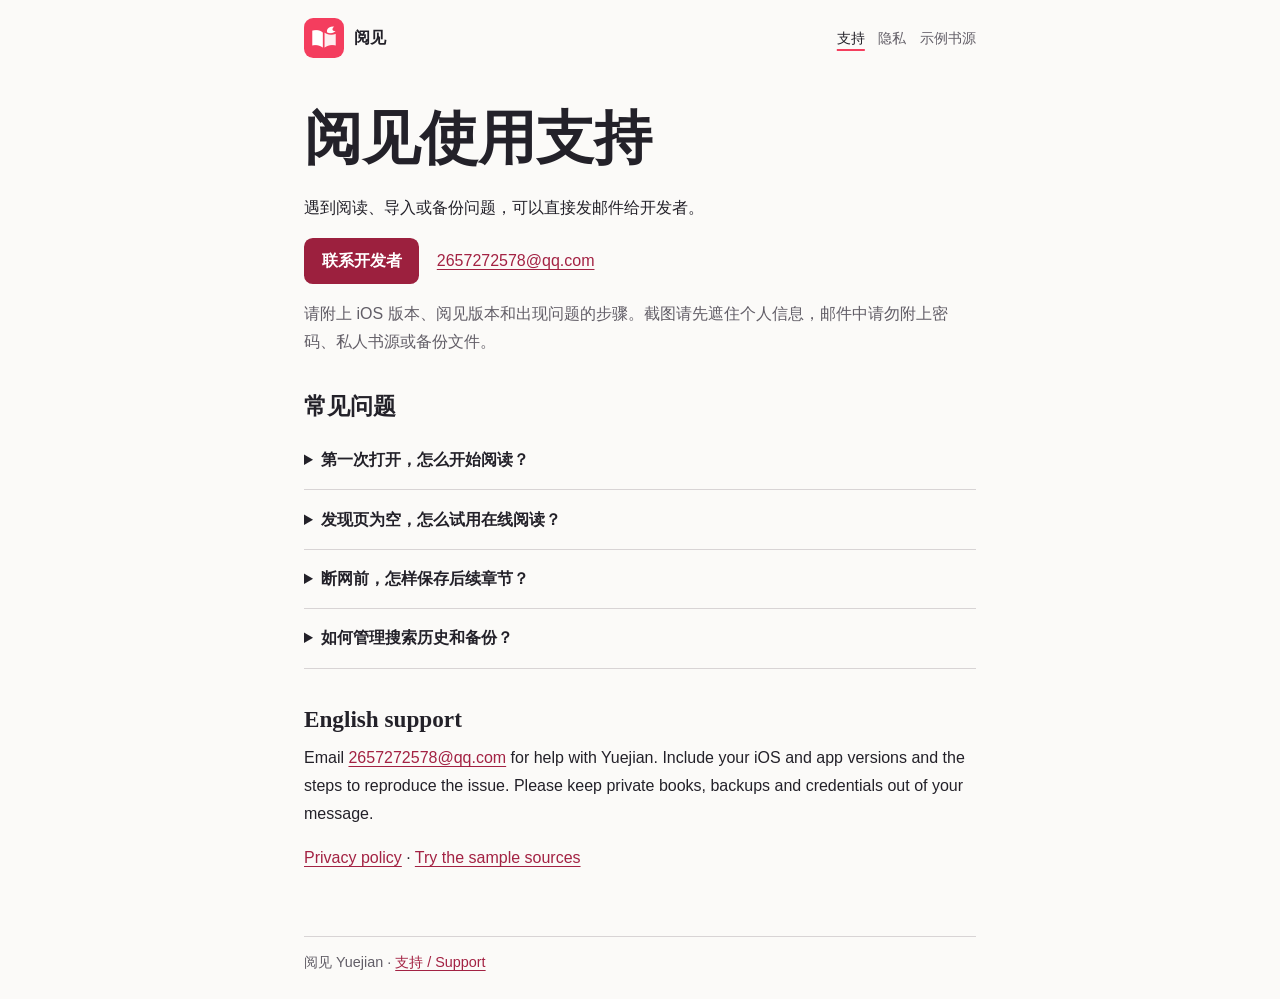
<file: index.html>
<!doctype html>
<html lang="zh-Hans">
<head>
<meta charset="utf-8">
<meta name="viewport" content="width=device-width, initial-scale=1">
<title>使用支持 / Support · 阅见 Yuejian</title>
<link rel="icon" href="icon.png">
<link rel="stylesheet" href="site.css">
</head>
<body>
<header><a class="brand" href="index.html"><img src="icon.png" alt="" width="40" height="40">阅见</a><nav aria-label="网站导航"><a href="index.html" aria-current="page">支持</a><a href="privacy.html">隐私</a><a href="review/index.html">示例书源</a></nav></header>
<main>
<h1>阅见使用支持</h1>
<p>遇到阅读、导入或备份问题，可以直接发邮件给开发者。</p>
<p class="actions"><a class="button" href="mailto:2657272578@qq.com">联系开发者</a><a href="mailto:2657272578@qq.com">2657272578@qq.com</a></p>
<p class="note">请附上 iOS 版本、阅见版本和出现问题的步骤。截图请先遮住个人信息，邮件中请勿附上密码、私人书源或备份文件。</p>
<h2>常见问题</h2>
<details><summary>第一次打开，怎么开始阅读？</summary><p>在书架点「添加示例文本，体验阅读」，或点「导入书籍」选择自己的 TXT 或无 DRM 的 EPUB 文件。</p></details>
<details><summary>发现页为空，怎么试用在线阅读？</summary><p>首次使用时书源列表为空。打开<a href="review/index.html">示例书源</a>，按页面步骤导入，再回到书架搜索《雨后渡口》。</p></details>
<details><summary>断网前，怎样保存后续章节？</summary><p>打开在线书籍，点正文中央，再点「更多 → 下载与缓存 → 下载未缓存章节」。保持 App 在前台，待下载完成后即可离线打开已保存的章节。</p></details>
<details><summary>如何管理搜索历史和备份？</summary><p>在书架的搜索页清除历史，在「我的 → 数据管理 → iCloud 备份」管理备份。有关数据保存和删除的说明见<a href="privacy.html">隐私政策</a>。</p></details>
<section lang="en"><h2>English support</h2><p>Email <a href="mailto:2657272578@qq.com">2657272578@qq.com</a> for help with Yuejian. Include your iOS and app versions and the steps to reproduce the issue. Please keep private books, backups and credentials out of your message.</p><p><a href="privacy.html#english">Privacy policy</a> · <a href="review/index.html#english">Try the sample sources</a></p></section>
</main>
<footer><p>阅见 Yuejian · <a href="index.html">支持 / Support</a></p></footer>
</body>
</html>
</file>
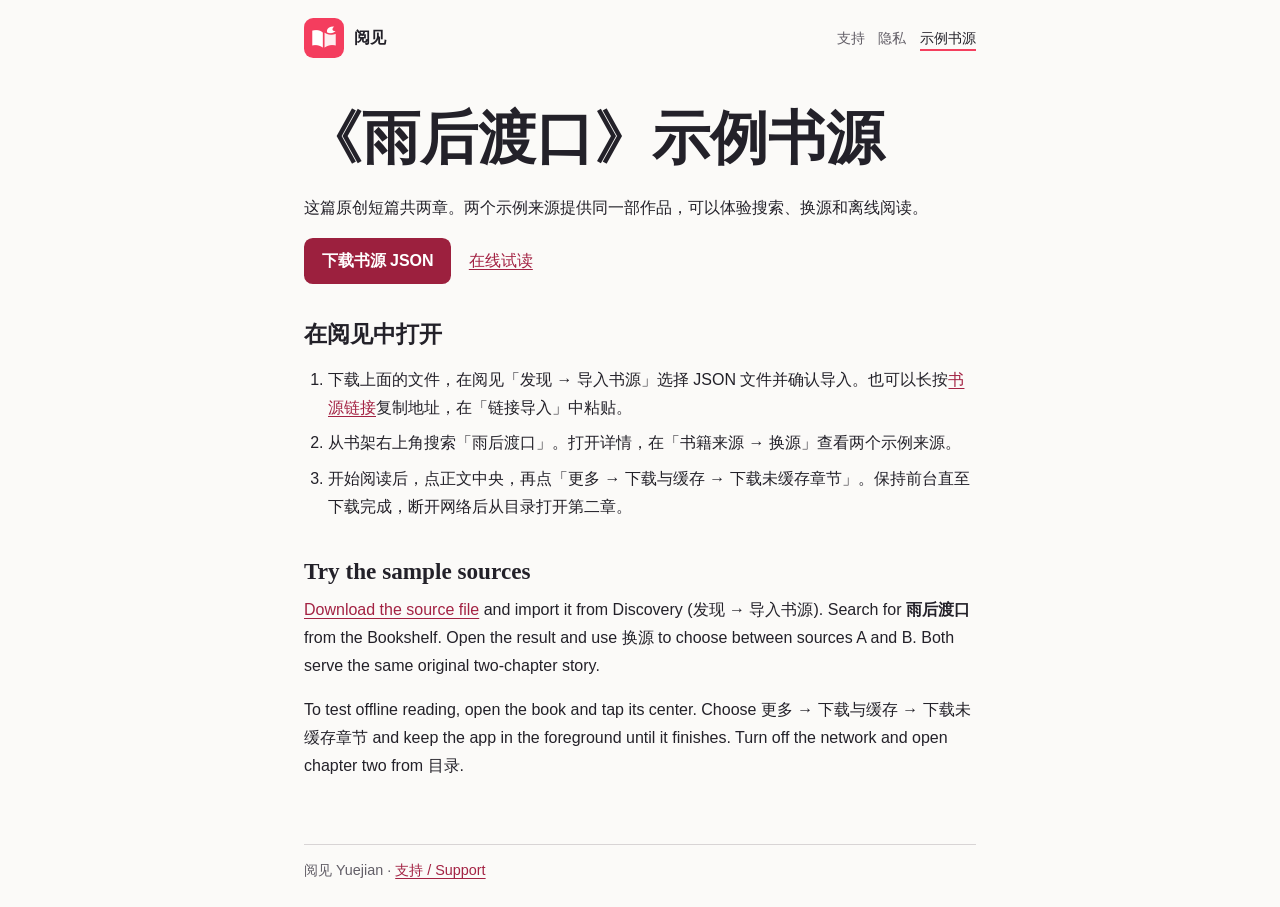
<file: review/index.html>
<!doctype html>
<html lang="zh-Hans">
<head>
<meta charset="utf-8">
<meta name="viewport" content="width=device-width, initial-scale=1">
<title>示例书源 / Sample sources · 阅见 Yuejian</title>
<link rel="icon" href="../icon.png">
<link rel="stylesheet" href="../site.css">
</head>
<body>
<header><a class="brand" href="../index.html"><img src="../icon.png" alt="" width="40" height="40">阅见</a><nav aria-label="网站导航"><a href="../index.html">支持</a><a href="../privacy.html">隐私</a><a href="../review/index.html" aria-current="page">示例书源</a></nav></header>
<main>
<h1>《雨后渡口》示例书源</h1>
<p>这篇原创短篇共两章。两个示例来源提供同一部作品，可以体验搜索、换源和离线阅读。</p>
<p class="actions"><a class="button" href="sources.json" download="sources.json">下载书源 JSON</a><a href="catalogue.html">在线试读</a></p>
<h2>在阅见中打开</h2>
<ol><li>下载上面的文件，在阅见「发现 → 导入书源」选择 JSON 文件并确认导入。也可以长按<a href="sources.json">书源链接</a>复制地址，在「链接导入」中粘贴。</li>
<li>从书架右上角搜索「雨后渡口」。打开详情，在「书籍来源 → 换源」查看两个示例来源。</li>
<li>开始阅读后，点正文中央，再点「更多 → 下载与缓存 → 下载未缓存章节」。保持前台直至下载完成，断开网络后从目录打开第二章。</li></ol>
<section id="english" lang="en"><h2>Try the sample sources</h2><p><a href="sources.json" download="sources.json">Download the source file</a> and import it from Discovery (发现 → 导入书源). Search for <strong lang="zh-Hans">雨后渡口</strong> from the Bookshelf. Open the result and use 换源 to choose between sources A and B. Both serve the same original two-chapter story.</p><p>To test offline reading, open the book and tap its center. Choose 更多 → 下载与缓存 → 下载未缓存章节 and keep the app in the foreground until it finishes. Turn off the network and open chapter two from 目录.</p></section>
</main>
<footer><p>阅见 Yuejian · <a href="../index.html">支持 / Support</a></p></footer>
</body>
</html>
</file>
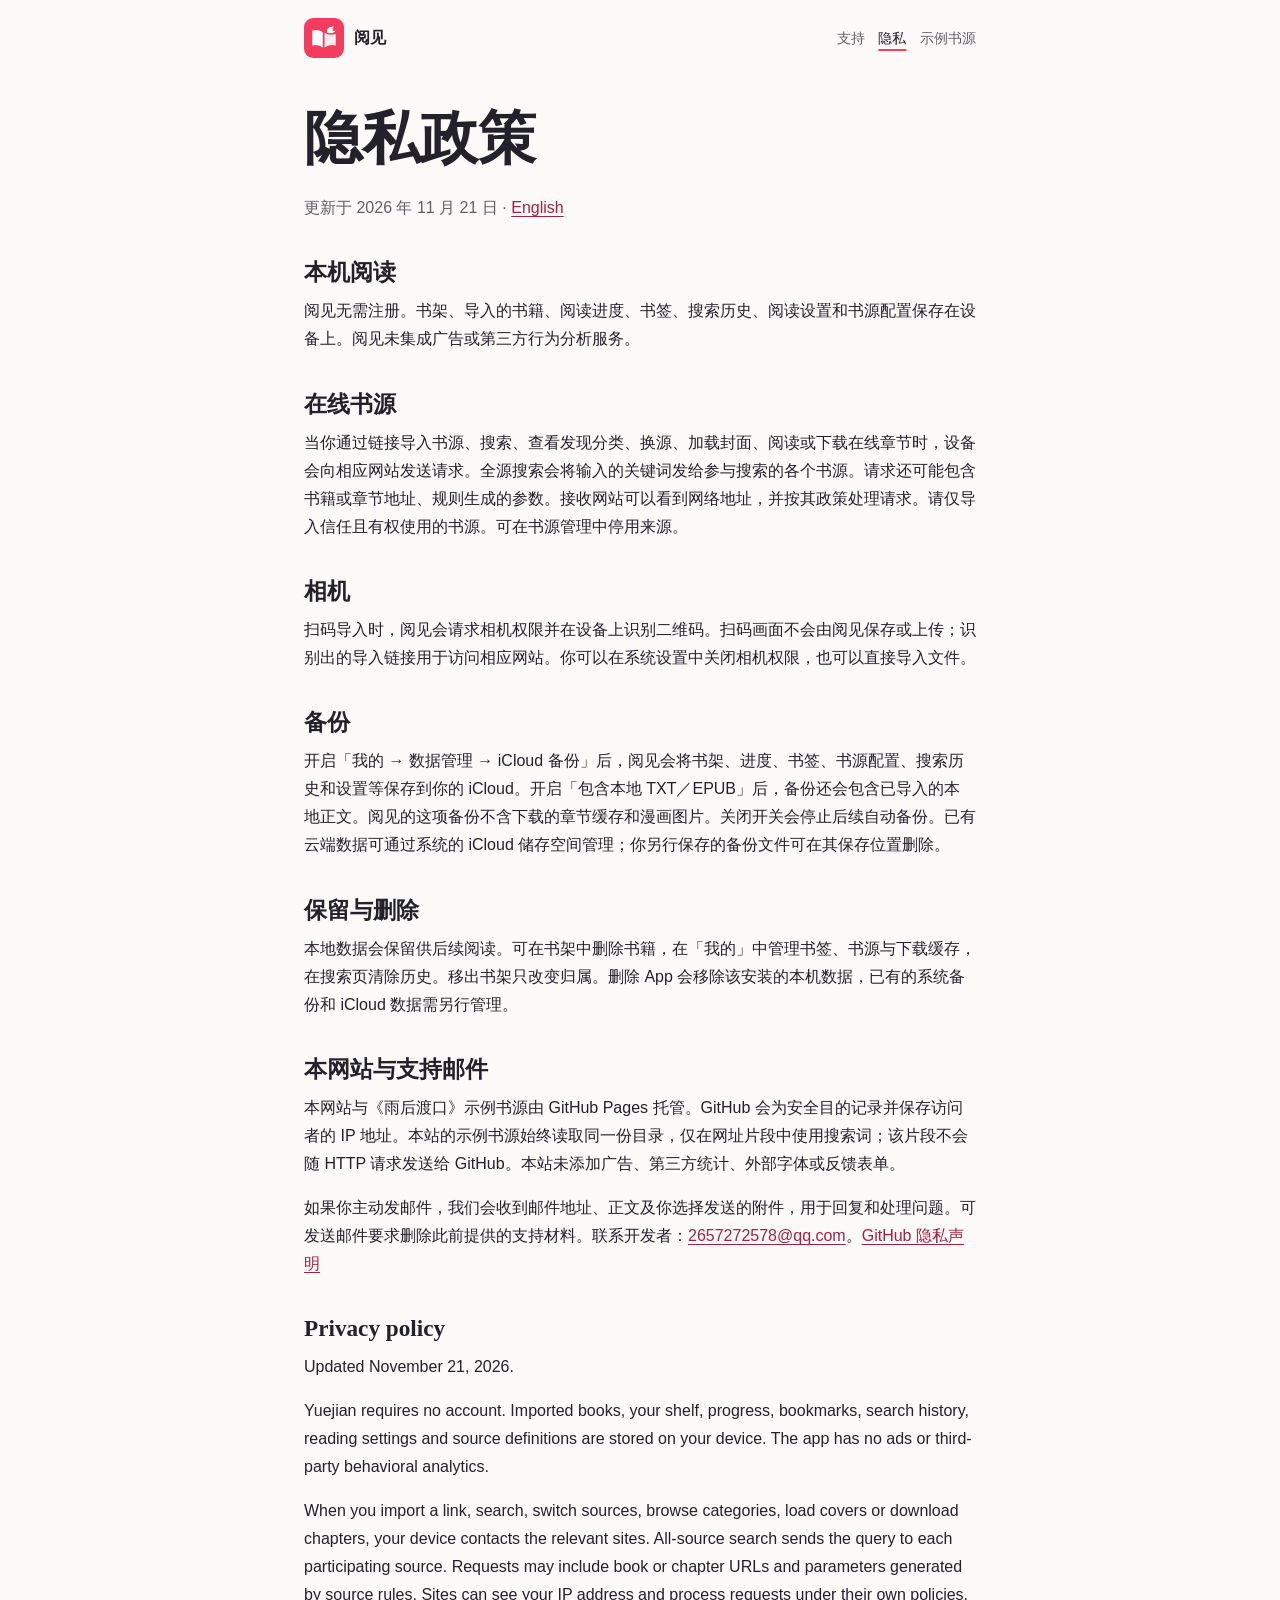
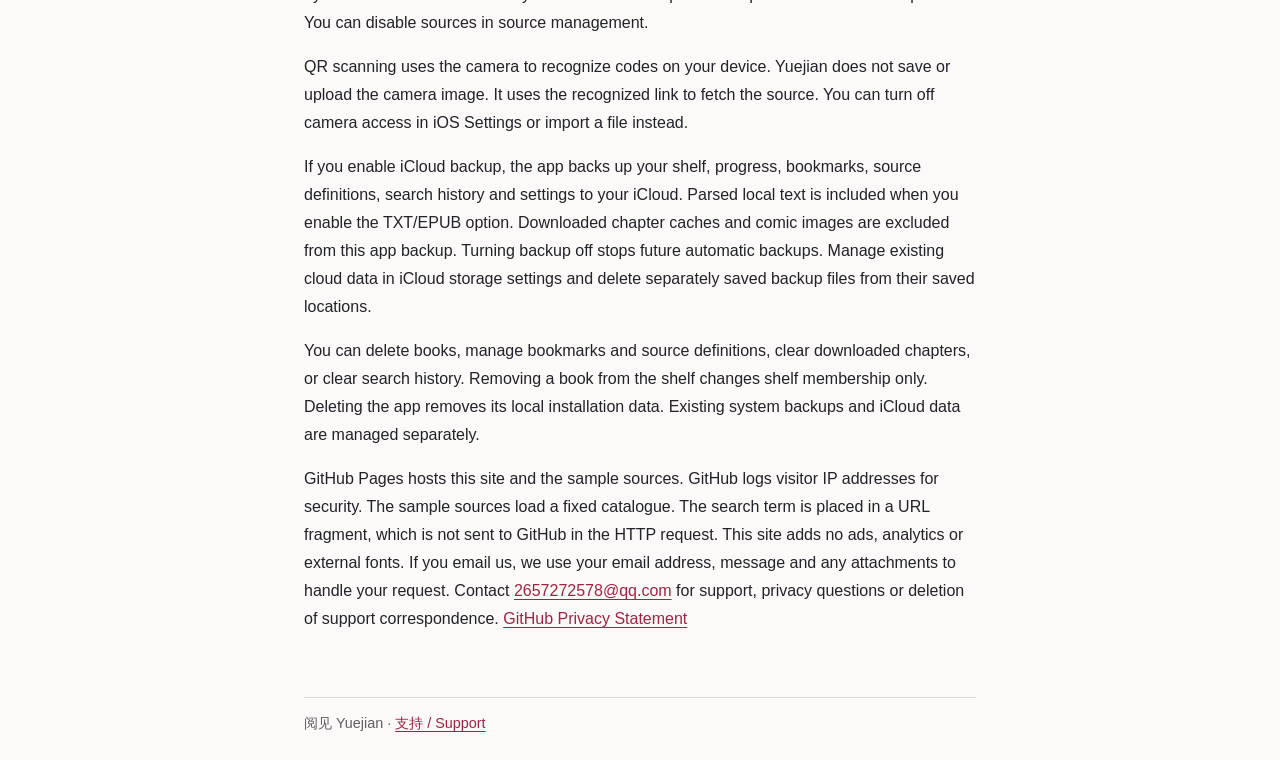
<file: privacy.html>
<!doctype html>
<html lang="zh-Hans">
<head>
<meta charset="utf-8">
<meta name="viewport" content="width=device-width, initial-scale=1">
<title>隐私政策 / Privacy · 阅见 Yuejian</title>
<link rel="icon" href="icon.png">
<link rel="stylesheet" href="site.css">
</head>
<body>
<header><a class="brand" href="index.html"><img src="icon.png" alt="" width="40" height="40">阅见</a><nav aria-label="网站导航"><a href="index.html">支持</a><a href="privacy.html" aria-current="page">隐私</a><a href="review/index.html">示例书源</a></nav></header>
<main>
<h1>隐私政策</h1>
<p class="note">更新于 2026 年 11 月 21 日 · <a href="#english" lang="en">English</a></p>
<h2>本机阅读</h2><p>阅见无需注册。书架、导入的书籍、阅读进度、书签、搜索历史、阅读设置和书源配置保存在设备上。阅见未集成广告或第三方行为分析服务。</p>
<h2>在线书源</h2><p>当你通过链接导入书源、搜索、查看发现分类、换源、加载封面、阅读或下载在线章节时，设备会向相应网站发送请求。全源搜索会将输入的关键词发给参与搜索的各个书源。请求还可能包含书籍或章节地址、规则生成的参数。接收网站可以看到网络地址，并按其政策处理请求。请仅导入信任且有权使用的书源。可在书源管理中停用来源。</p>
<h2>相机</h2><p>扫码导入时，阅见会请求相机权限并在设备上识别二维码。扫码画面不会由阅见保存或上传；识别出的导入链接用于访问相应网站。你可以在系统设置中关闭相机权限，也可以直接导入文件。</p>
<h2>备份</h2><p>开启「我的 → 数据管理 → iCloud 备份」后，阅见会将书架、进度、书签、书源配置、搜索历史和设置等保存到你的 iCloud。开启「包含本地 TXT／EPUB」后，备份还会包含已导入的本地正文。阅见的这项备份不含下载的章节缓存和漫画图片。关闭开关会停止后续自动备份。已有云端数据可通过系统的 iCloud 储存空间管理；你另行保存的备份文件可在其保存位置删除。</p>
<h2>保留与删除</h2><p>本地数据会保留供后续阅读。可在书架中删除书籍，在「我的」中管理书签、书源与下载缓存，在搜索页清除历史。移出书架只改变归属。删除 App 会移除该安装的本机数据，已有的系统备份和 iCloud 数据需另行管理。</p>
<h2>本网站与支持邮件</h2><p>本网站与《雨后渡口》示例书源由 GitHub Pages 托管。GitHub 会为安全目的记录并保存访问者的 IP 地址。本站的示例书源始终读取同一份目录，仅在网址片段中使用搜索词；该片段不会随 HTTP 请求发送给 GitHub。本站未添加广告、第三方统计、外部字体或反馈表单。</p>
<p>如果你主动发邮件，我们会收到邮件地址、正文及你选择发送的附件，用于回复和处理问题。可发送邮件要求删除此前提供的支持材料。联系开发者：<a href="mailto:2657272578@qq.com">2657272578@qq.com</a>。<a href="https://docs.github.com/en/site-policy/privacy-policies/github-general-privacy-statement">GitHub 隐私声明</a></p>
<section id="english" lang="en"><h2>Privacy policy</h2>
<p>Updated November 21, 2026.</p>
<p>Yuejian requires no account. Imported books, your shelf, progress, bookmarks, search history, reading settings and source definitions are stored on your device. The app has no ads or third-party behavioral analytics.</p>
<p>When you import a link, search, switch sources, browse categories, load covers or download chapters, your device contacts the relevant sites. All-source search sends the query to each participating source. Requests may include book or chapter URLs and parameters generated by source rules. Sites can see your IP address and process requests under their own policies. You can disable sources in source management.</p>
<p>QR scanning uses the camera to recognize codes on your device. Yuejian does not save or upload the camera image. It uses the recognized link to fetch the source. You can turn off camera access in iOS Settings or import a file instead.</p>
<p>If you enable iCloud backup, the app backs up your shelf, progress, bookmarks, source definitions, search history and settings to your iCloud. Parsed local text is included when you enable the TXT/EPUB option. Downloaded chapter caches and comic images are excluded from this app backup. Turning backup off stops future automatic backups. Manage existing cloud data in iCloud storage settings and delete separately saved backup files from their saved locations.</p>
<p>You can delete books, manage bookmarks and source definitions, clear downloaded chapters, or clear search history. Removing a book from the shelf changes shelf membership only. Deleting the app removes its local installation data. Existing system backups and iCloud data are managed separately.</p>
<p>GitHub Pages hosts this site and the sample sources. GitHub logs visitor IP addresses for security. The sample sources load a fixed catalogue. The search term is placed in a URL fragment, which is not sent to GitHub in the HTTP request. This site adds no ads, analytics or external fonts. If you email us, we use your email address, message and any attachments to handle your request. Contact <a href="mailto:2657272578@qq.com">2657272578@qq.com</a> for support, privacy questions or deletion of support correspondence. <a href="https://docs.github.com/en/site-policy/privacy-policies/github-general-privacy-statement">GitHub Privacy Statement</a></p></section>
</main>
<footer><p>阅见 Yuejian · <a href="index.html">支持 / Support</a></p></footer>
</body>
</html>
</file>
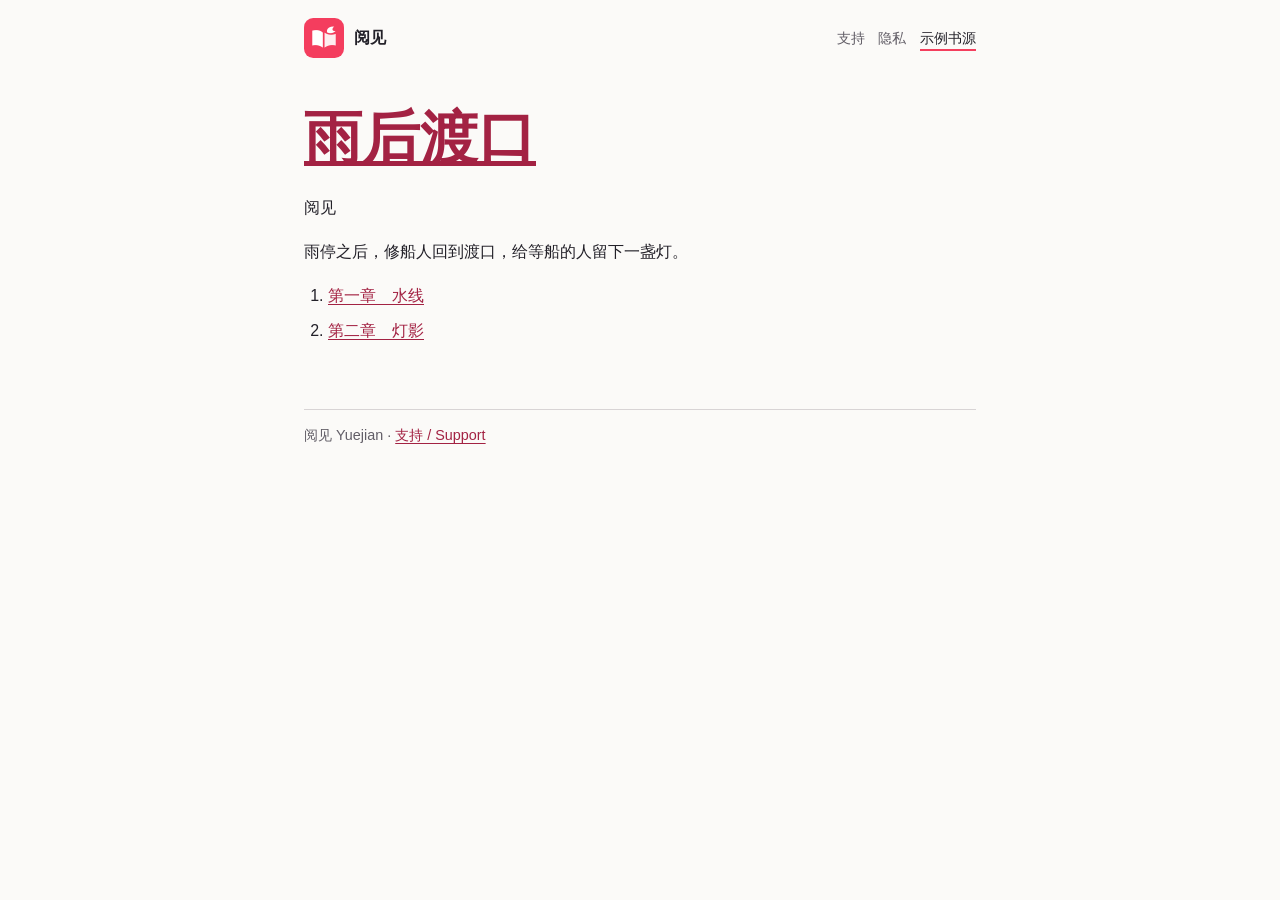
<file: review/catalogue.html>
<!doctype html>
<html lang="zh-Hans">
<head>
<meta charset="utf-8">
<meta name="viewport" content="width=device-width, initial-scale=1">
<title>雨后渡口 · 阅见 Yuejian</title>
<link rel="icon" href="../icon.png">
<link rel="stylesheet" href="../site.css">
</head>
<body>
<header><a class="brand" href="../index.html"><img src="../icon.png" alt="" width="40" height="40">阅见</a><nav aria-label="网站导航"><a href="../index.html">支持</a><a href="../privacy.html">隐私</a><a href="../review/index.html" aria-current="page">示例书源</a></nav></header>
<main>
<section class="book">
  <h1><a href="catalogue.html">雨后渡口</a></h1>
  <p class="author">阅见</p>
  <p class="intro">雨停之后，修船人回到渡口，给等船的人留下一盏灯。</p>
  <ol id="chapters">
    <li><a href="first.html">第一章　水线</a></li>
    <li><a href="second.html">第二章　灯影</a></li>
  </ol>
</section>
</main>
<footer><p>阅见 Yuejian · <a href="../index.html">支持 / Support</a></p></footer>
</body>
</html>
</file>
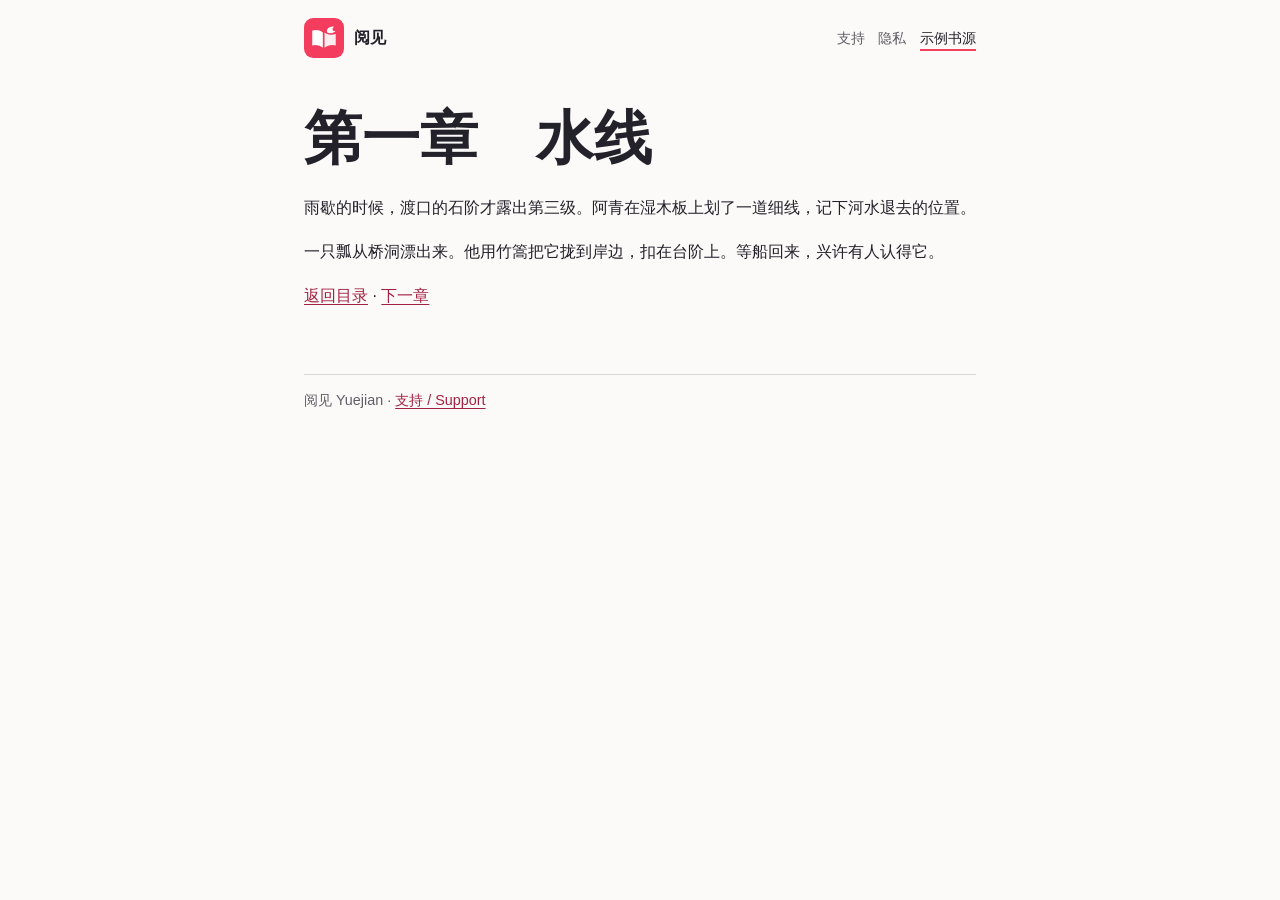
<file: review/first.html>
<!doctype html>
<html lang="zh-Hans">
<head>
<meta charset="utf-8">
<meta name="viewport" content="width=device-width, initial-scale=1">
<title>第一章　水线 · 阅见 Yuejian</title>
<link rel="icon" href="../icon.png">
<link rel="stylesheet" href="../site.css">
</head>
<body>
<header><a class="brand" href="../index.html"><img src="../icon.png" alt="" width="40" height="40">阅见</a><nav aria-label="网站导航"><a href="../index.html">支持</a><a href="../privacy.html">隐私</a><a href="../review/index.html" aria-current="page">示例书源</a></nav></header>
<main>
<h1>第一章　水线</h1>
<article><p>雨歇的时候，渡口的石阶才露出第三级。阿青在湿木板上划了一道细线，记下河水退去的位置。</p>
<p>一只瓢从桥洞漂出来。他用竹篙把它拢到岸边，扣在台阶上。等船回来，兴许有人认得它。</p></article>
<p><a href="catalogue.html">返回目录</a> · <a href="second.html">下一章</a></p>
</main>
<footer><p>阅见 Yuejian · <a href="../index.html">支持 / Support</a></p></footer>
</body>
</html>
</file>
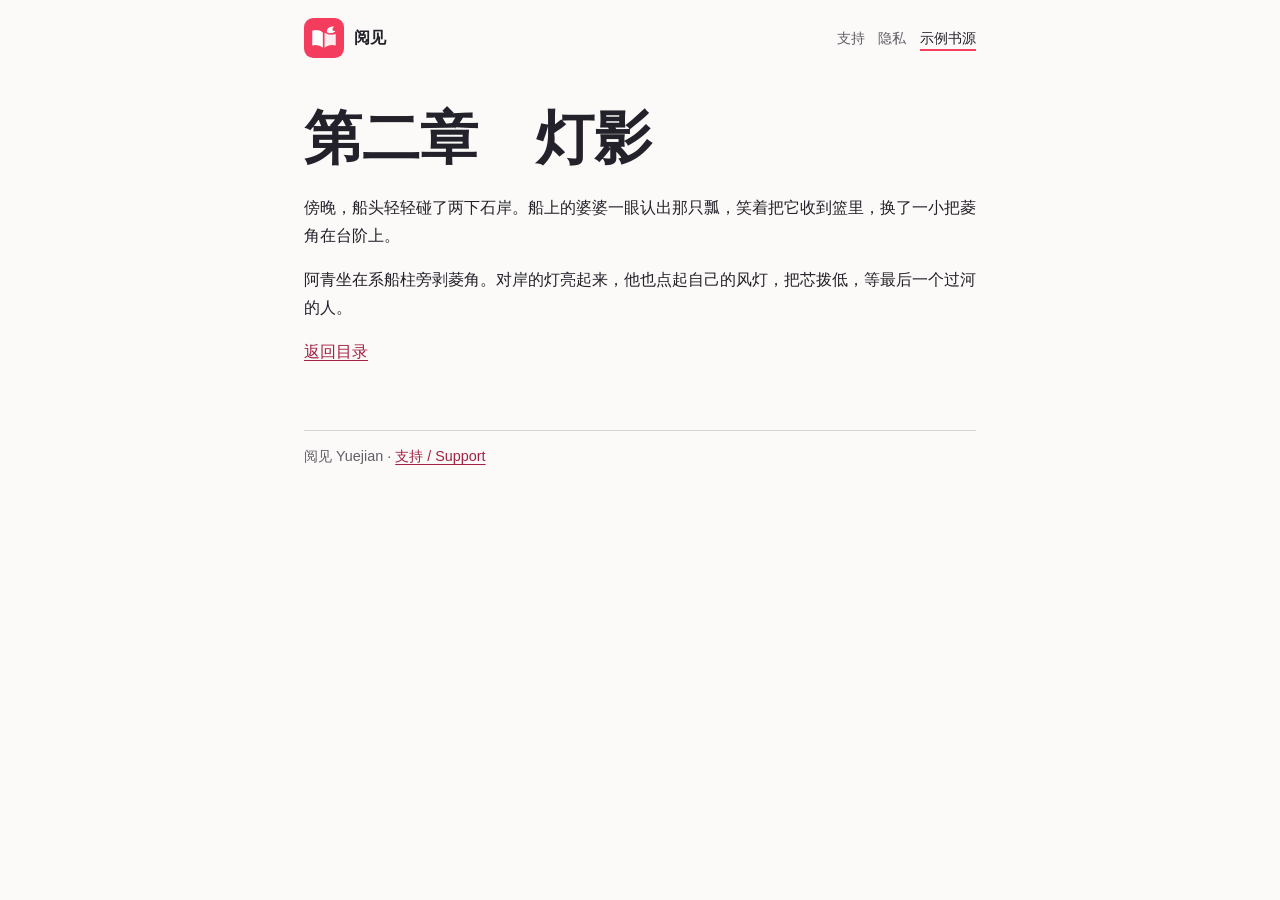
<file: review/second.html>
<!doctype html>
<html lang="zh-Hans">
<head>
<meta charset="utf-8">
<meta name="viewport" content="width=device-width, initial-scale=1">
<title>第二章　灯影 · 阅见 Yuejian</title>
<link rel="icon" href="../icon.png">
<link rel="stylesheet" href="../site.css">
</head>
<body>
<header><a class="brand" href="../index.html"><img src="../icon.png" alt="" width="40" height="40">阅见</a><nav aria-label="网站导航"><a href="../index.html">支持</a><a href="../privacy.html">隐私</a><a href="../review/index.html" aria-current="page">示例书源</a></nav></header>
<main>
<h1>第二章　灯影</h1>
<article><p>傍晚，船头轻轻碰了两下石岸。船上的婆婆一眼认出那只瓢，笑着把它收到篮里，换了一小把菱角在台阶上。</p>
<p>阿青坐在系船柱旁剥菱角。对岸的灯亮起来，他也点起自己的风灯，把芯拨低，等最后一个过河的人。</p></article>
<p><a href="catalogue.html">返回目录</a></p>
</main>
<footer><p>阅见 Yuejian · <a href="../index.html">支持 / Support</a></p></footer>
</body>
</html>
</file>
<file: site.css>
:root { color-scheme: light dark; --paper: #fbfaf8; --ink: #232129; --muted: #625e67; --rule: #d8d4d5; --link: #a32243; --button: #9c203e; --accent: #f43f5e; }
@media (prefers-color-scheme: dark) {
  :root { --paper: #201e23; --ink: #f2eef0; --muted: #c8bfc5; --rule: #57505a; --link: #ff9bad; --button: #922344; }
}
* { box-sizing: border-box; }
body { margin: 0; background: var(--paper); color: var(--ink); font: 1rem/1.75 -apple-system, BlinkMacSystemFont, "PingFang SC", "Microsoft YaHei", sans-serif; }
header, main, footer { max-width: 48rem; margin: auto; padding-inline: clamp(1.15rem, 5vw, 3rem); }
header { display: flex; gap: .6rem; align-items: center; margin-block: 1rem 2.5rem; flex-wrap: wrap; }
.brand { display: inline-flex; align-items: center; gap: .65rem; color: var(--ink); font-weight: 700; text-decoration: none; margin-right: auto; }
.brand img { width: 2.5rem; height: 2.5rem; border-radius: 23%; }
nav { display: flex; gap: .85rem; flex-wrap: wrap; }
nav a { color: var(--muted); font-size: .9rem; text-decoration: none; padding-block: .6rem; }
nav a[aria-current=page] { color: var(--ink); text-decoration: underline var(--accent) 2px; text-underline-offset: .4rem; }
h1, h2 { font-family: "Songti SC", "STSong", "STIX Two Text", Georgia, serif; line-height: 1.35; }
h1 { font-size: clamp(2.15rem, 7vw, 3.6rem); margin: 0 0 1rem; }
h2 { font-size: 1.45rem; margin: 2.2rem 0 .55rem; }
p { margin: .5rem 0 1rem; }
a { color: var(--link); overflow-wrap: anywhere; text-underline-offset: .18rem; }
a:focus-visible, summary:focus-visible { outline: 3px solid var(--accent); outline-offset: 3px; }
.button { display: inline-block; color: white; background: var(--button); padding: .55rem 1.1rem; border-radius: .55rem; text-decoration: none; font-weight: 650; }
.actions { display: flex; align-items: center; gap: 1.1rem; flex-wrap: wrap; margin: 1rem 0; }
.note, footer { color: var(--muted); }
details { border-bottom: 1px solid var(--rule); padding: .6rem 0; }
summary { cursor: pointer; font-weight: 600; padding: .35rem 0; }
li + li { margin-top: .45rem; }
ol { padding-left: 1.5rem; }
footer { margin-block: 4rem 1.5rem; font-size: .9rem; }
footer p { border-top: 1px solid var(--rule); padding-top: .8rem; }
</file>
